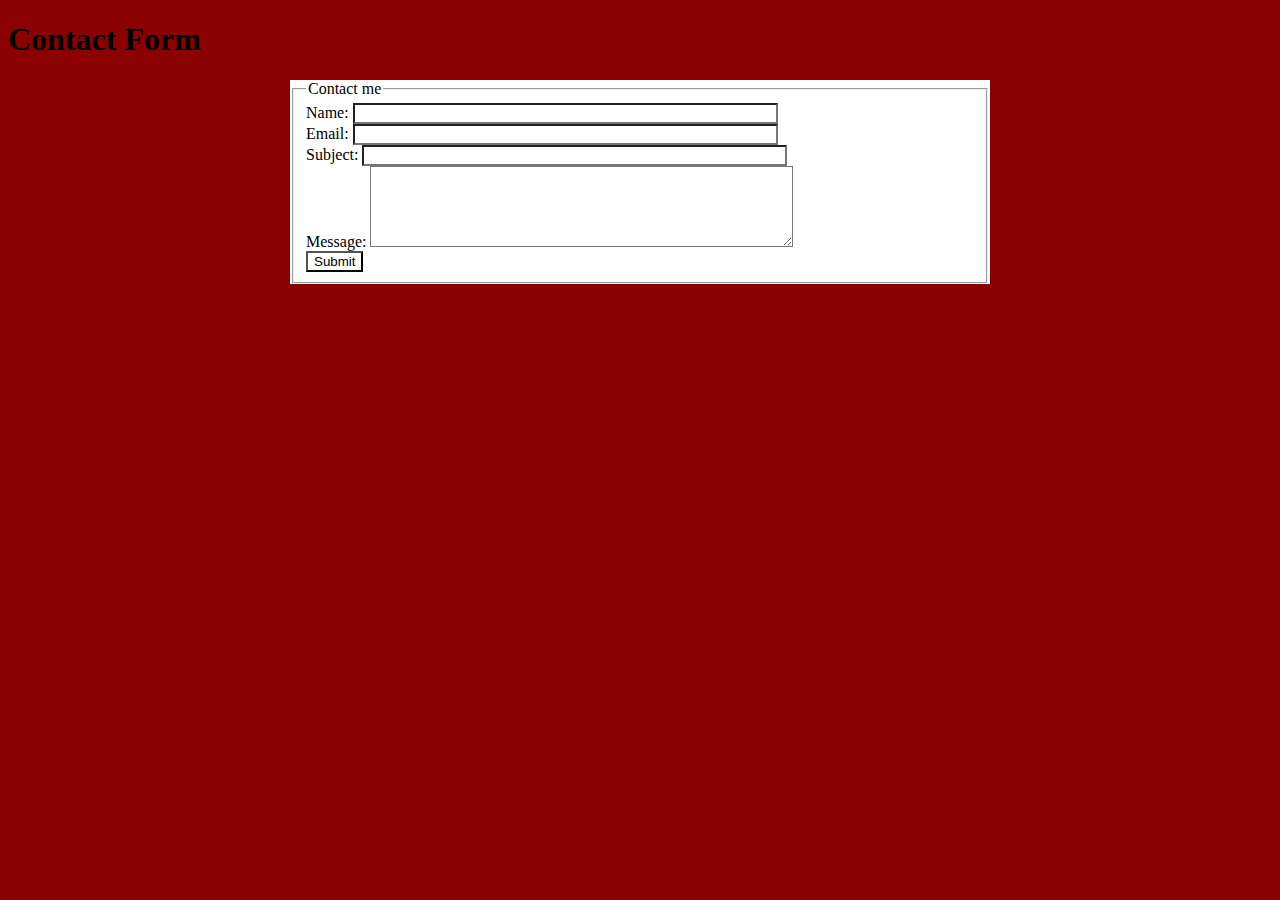
<file: w03/scss-demo.html>
<!doctype html>
<html>

<head>
    <meta charset="utf-8">
    <title>Scss Demo</title>
    <meta name="viewport" content="width=device-width, initial-scale=1">
    <link rel="stylesheet" type="text/css" href="styles.css">
</head>

<body>
    <h1>Contact Form</h1>
    <form method="post" action="#" id="contactform">
        <fieldset>
            <legend>Contact me</legend>
            <div>
                <label for="name">Name:</label>
                <input type="text" name="name" id="name" size="50">
            </div>
            <div>
                <label for="email">Email:</label>
                <input type="email" name="email" id="email" size="50">
            </div>
            <div>
                <label for="subject">Subject:</label>
                <input type="text" name="subject" id="subject" size="50">
            </div>
            <div>
                <label for="message"> Message:</label>
                <textarea name="message" id="message" cols="50" rows="5"></textarea>
            </div>
            <input type="submit" value="Submit">
        </fieldset>
    </form>
</body>

</html>
</file>
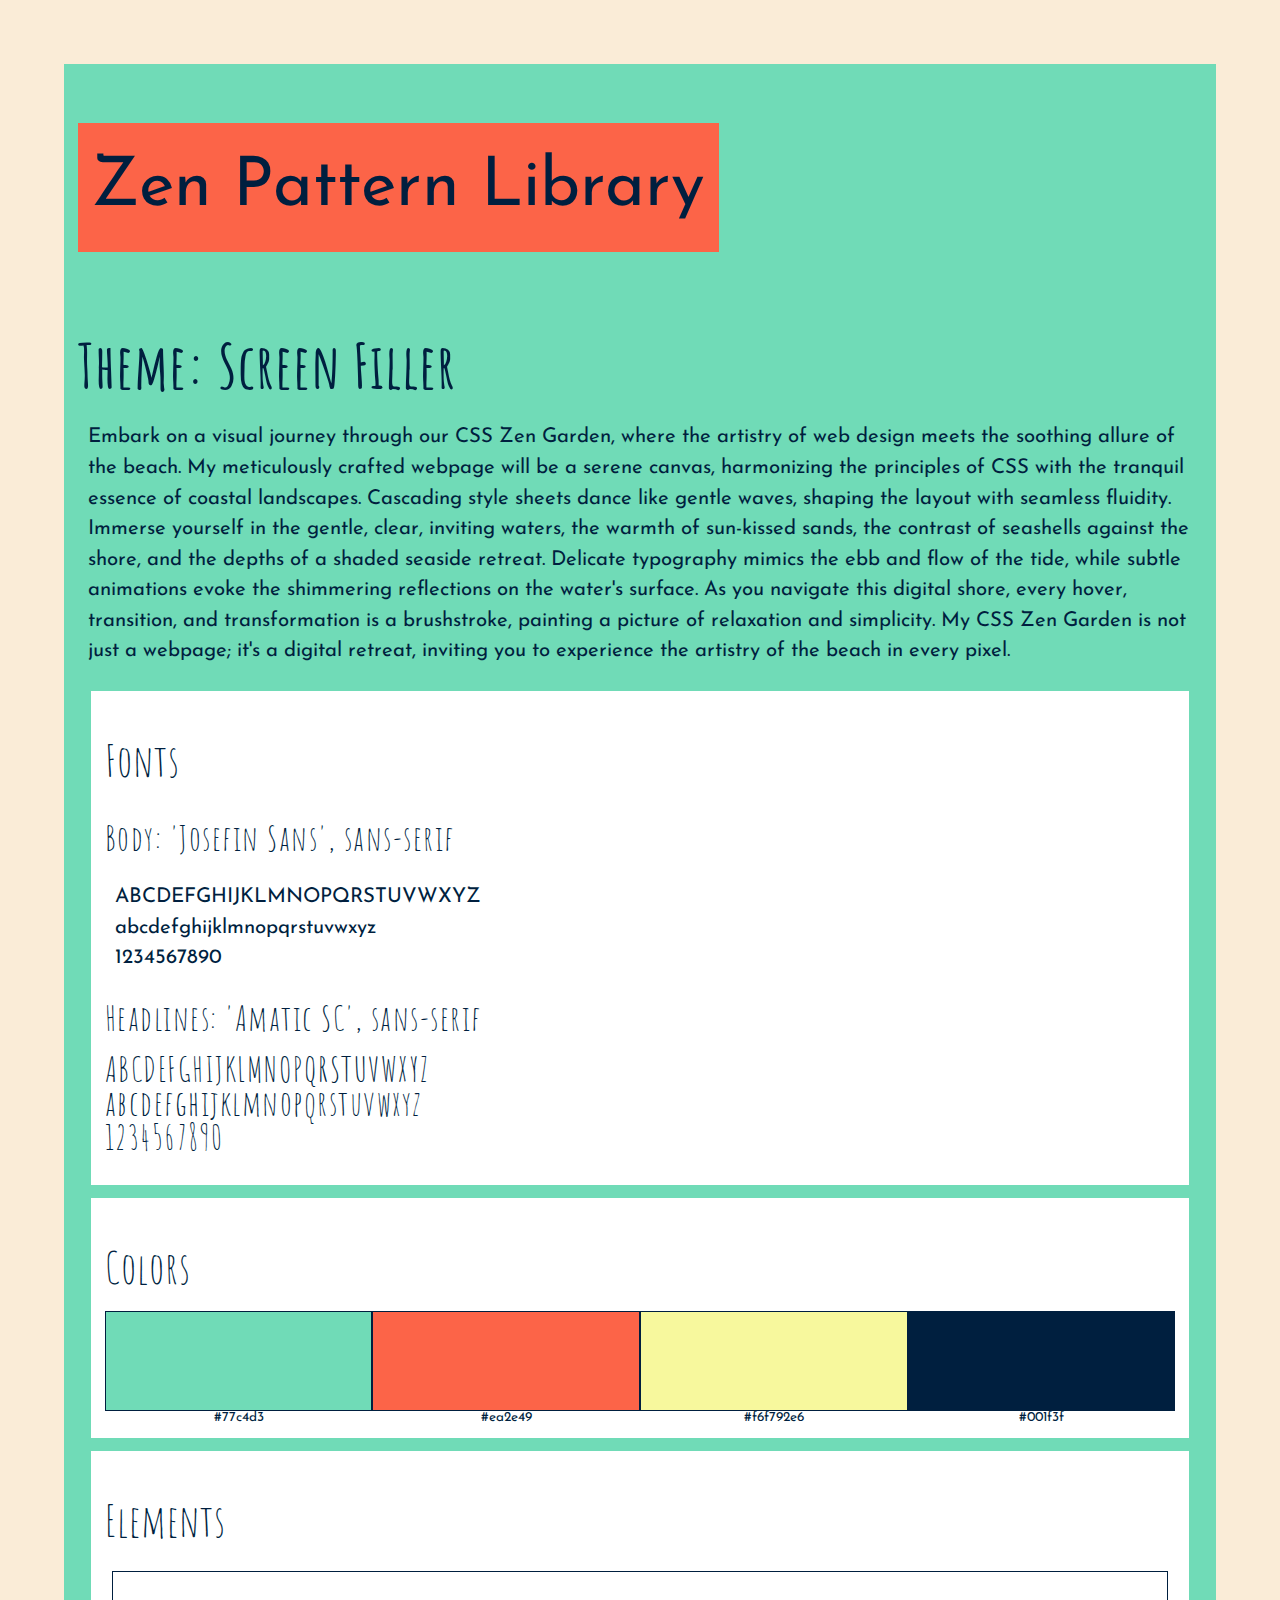
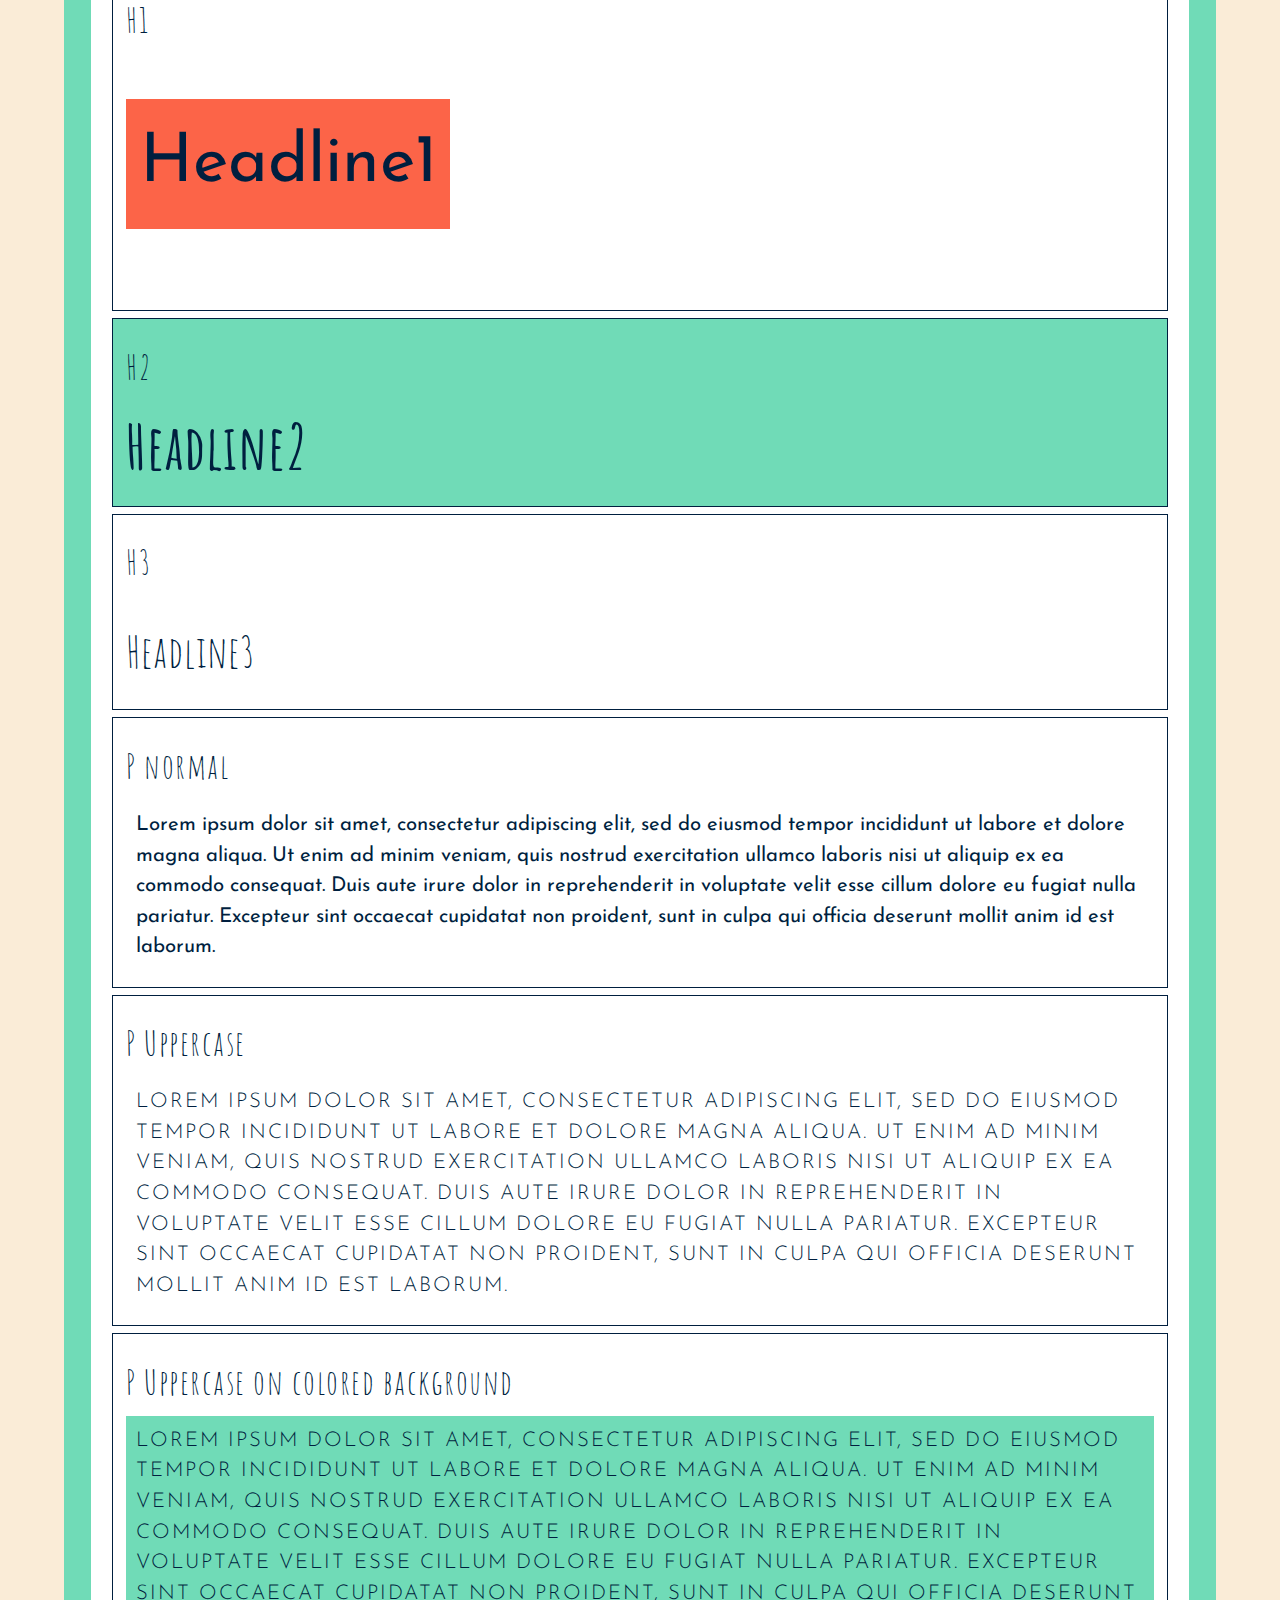
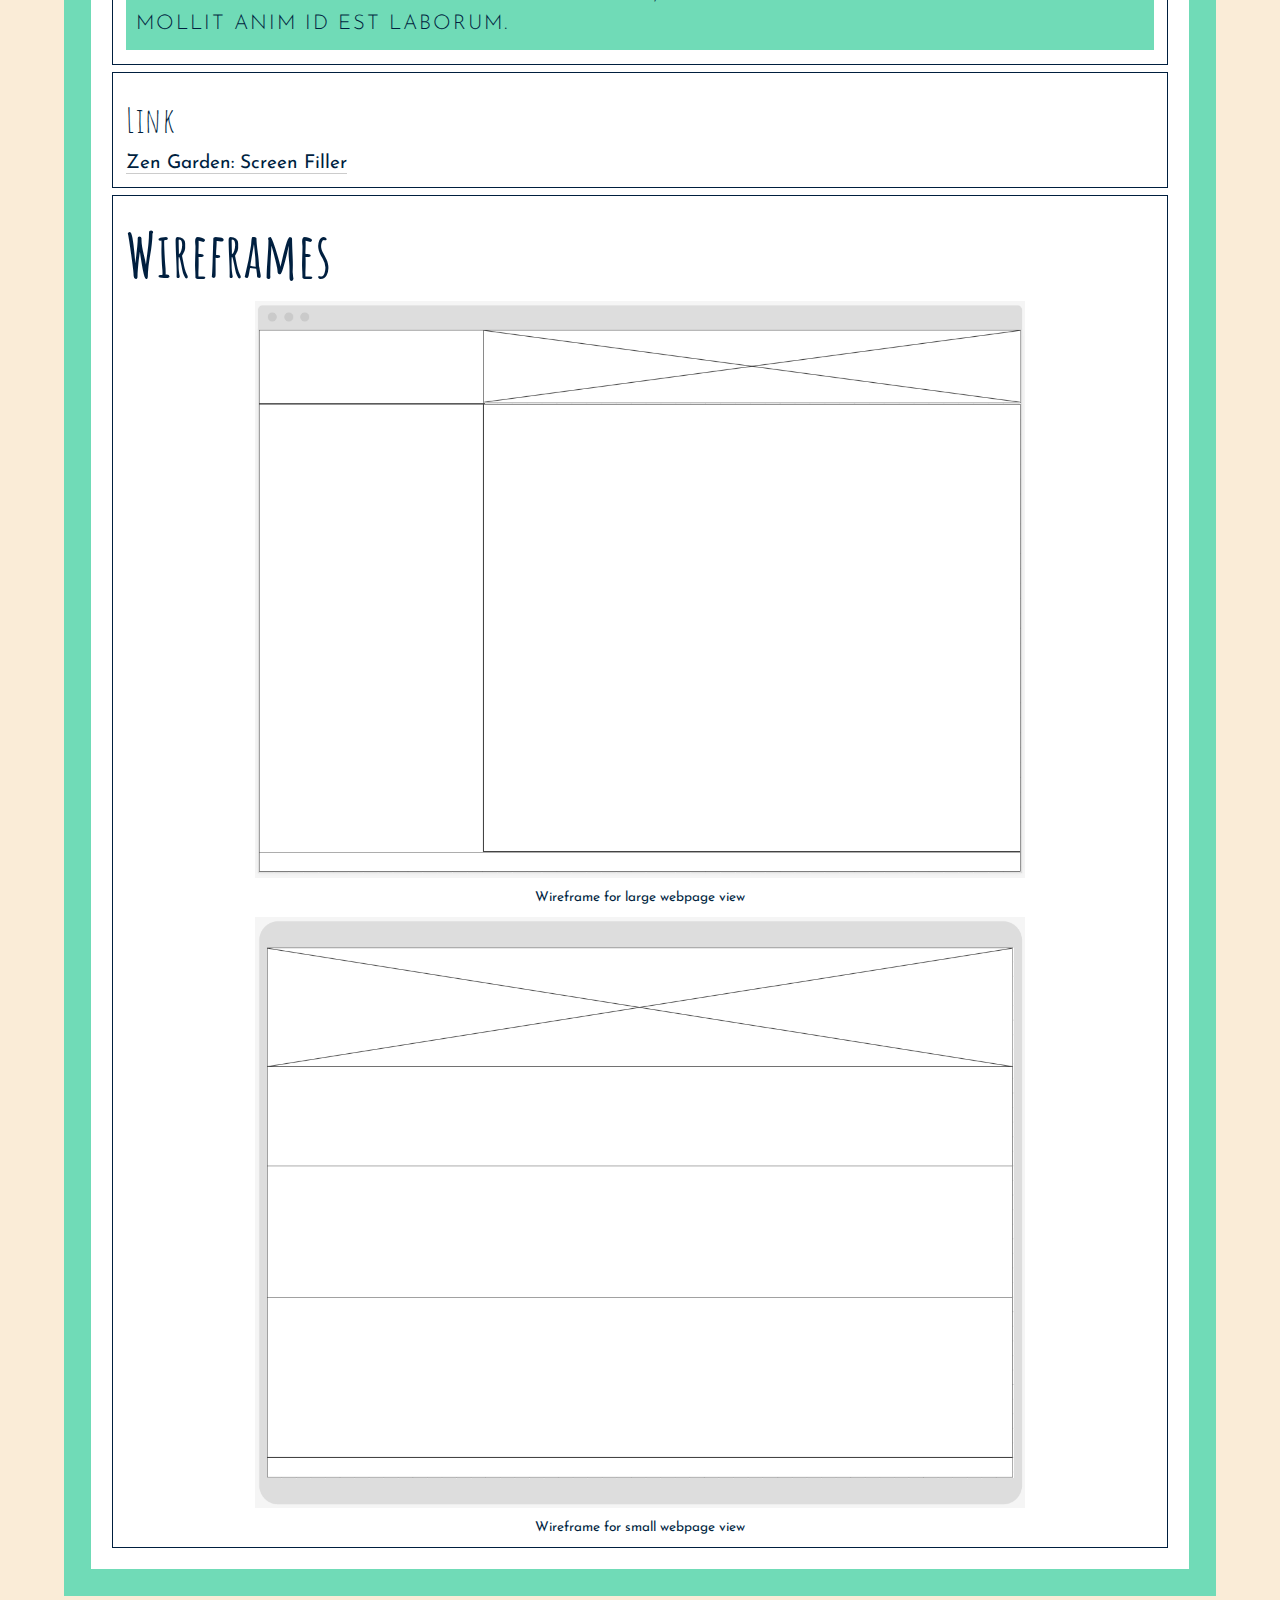
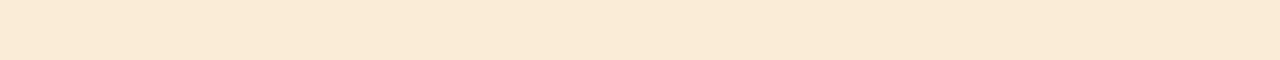
<file: zen-style/pattern.html>
<!DOCTYPE html>
<html lang="en">
  <head>
    <meta charset="UTF-8" />
    <meta name="viewport" content="width=device-width, initial-scale=1.0" />
    <title>Zen Pattern Library</title>
    <link rel="stylesheet" href="style-pattern.css" />
  </head>
  <body>
    <header>
      <h1>
        Zen Pattern Library
      </h1>
    </header>
    <main>
      <h2>Theme: Screen Filler</h2>
      <p>
        Embark on a visual journey through our CSS Zen Garden, where the artistry of web design meets the soothing allure of the beach. My meticulously crafted webpage will be a serene canvas, harmonizing the principles of CSS with the tranquil essence of coastal landscapes. Cascading style sheets dance like gentle waves, shaping the layout with seamless fluidity. Immerse yourself in the gentle, clear, inviting waters, the warmth of sun-kissed sands, the contrast of seashells against the shore, and the depths of a shaded seaside retreat. Delicate typography mimics the ebb and flow of the tide, while subtle animations evoke the shimmering reflections on the water's surface. As you navigate this digital shore, every hover, transition, and transformation is a brushstroke, painting a picture of relaxation and simplicity. My CSS Zen Garden is not just a webpage; it's a digital retreat, inviting you to experience the artistry of the beach in every pixel.   
      </p>
      <!--<p>
        --Description of theme here. This example is based off of the
        <a href="http://csszengarden.com/217/" rel="noreferrer" target="_blank"
          >Screen Filler version</a
        >
        of the Zen Garden project.
      </p>
      <p>
        Here is a
        <a href="../zen-style.zip">link to the source SCSS files</a> for the
        example.
      </p>
      <p>
        Note that this is given as one example. You may want to consider
        creating more SCSS modules than I have used. This will make working with
        a group on this project easier. You can also feel free to change
        anything about this as you implement your pattern library.
      </p>-->
      <section>
        <h3>Fonts</h3>
        <h4>Body: 'Josefin Sans', sans-serif</h4>
        <p>
          ABCDEFGHIJKLMNOPQRSTUVWXYZ<br />
          abcdefghijklmnopqrstuvwxyz<br />
          1234567890
        </p>
        <h4>Headlines: 'Amatic SC', sans-serif</h4>
        <h4>
          ABCDEFGHIJKLMNOPQRSTUVWXYZ<br />
          abcdefghijklmnopqrstuvwxyz<br />
          1234567890
        </h4>
      </section>

      <section class="colors">
        <h3>Colors</h3>
        <figure>
          <div class="swatch primary"></div>
          <figcaption>#77c4d3</figcaption>
        </figure>
        <figure>
          <div class="swatch accent1"></div>
          <figcaption>#ea2e49</figcaption>
        </figure>
        <figure>
          <div class="swatch accent2"></div>
          <figcaption>#f6f792e6</figcaption>
        </figure>
        <figure>
          <div class="swatch text-dark"></div>
          <figcaption>#001f3f</figcaption>
        </figure>
      </section>

      <section class="elements">
        <h3>Elements</h3>
        <div class="element">
          <h4>H1</h4>
          <h1>Headline1</h1>
        </div>
        <div class="element primary">
          <h4>H2</h4>
          <h2>Headline2</h2>
        </div>
        <div class="element">
          <h4>H3</h4>
          <h3>Headline3</h3>
        </div>
        <div class="element">
          <h4>P normal</h4>
          <p>
            Lorem ipsum dolor sit amet, consectetur adipiscing elit, sed do
            eiusmod tempor incididunt ut labore et dolore magna aliqua. Ut enim
            ad minim veniam, quis nostrud exercitation ullamco laboris nisi ut
            aliquip ex ea commodo consequat. Duis aute irure dolor in
            reprehenderit in voluptate velit esse cillum dolore eu fugiat nulla
            pariatur. Excepteur sint occaecat cupidatat non proident, sunt in
            culpa qui officia deserunt mollit anim id est laborum.
          </p>
        </div>
        <div class="element">
          <h4>P Uppercase</h4>
          <p class="uppercase">
            Lorem ipsum dolor sit amet, consectetur adipiscing elit, sed do
            eiusmod tempor incididunt ut labore et dolore magna aliqua. Ut enim
            ad minim veniam, quis nostrud exercitation ullamco laboris nisi ut
            aliquip ex ea commodo consequat. Duis aute irure dolor in
            reprehenderit in voluptate velit esse cillum dolore eu fugiat nulla
            pariatur. Excepteur sint occaecat cupidatat non proident, sunt in
            culpa qui officia deserunt mollit anim id est laborum.
          </p>
        </div>
        <div class="element">
          <h4>P Uppercase on colored background</h4>
          <p class="uppercase-light primary">
            Lorem ipsum dolor sit amet, consectetur adipiscing elit, sed do
            eiusmod tempor incididunt ut labore et dolore magna aliqua. Ut enim
            ad minim veniam, quis nostrud exercitation ullamco laboris nisi ut
            aliquip ex ea commodo consequat. Duis aute irure dolor in
            reprehenderit in voluptate velit esse cillum dolore eu fugiat nulla
            pariatur. Excepteur sint occaecat cupidatat non proident, sunt in
            culpa qui officia deserunt mollit anim id est laborum.
          </p>
        </div>
        <div class="element">
          <h4>Link</h4>
          <a
            href="http://csszengarden.com/217/"
            rel="noreferrer"
            target="_blank"
            >Zen Garden: Screen Filler</a
          >
        </div>
        <div class="element">
          <h2>Wireframes</h2>
          <img src="images/zen-garden-wireframe-large.png" alt="Wireframe for large webpage view" class="center">
        
        <br>
        <figcaption>Wireframe for large webpage view</figcaption>
        <br>
        <img src="images/zen-garden-wireframe-small.png" alt="Wireframe for small webpage view" class="center">
        <br>
        <figcaption>Wireframe for small webpage view</figcaption>
      </div>
      </section>
    </main>
  </body>
</html>
</file>
<file: w03/styles.css>
body {
  background-color: darkred;
}

#contactform {
  background-color: white;
}
#contactform input, #contactform textarea {
  background-color: white;
  flex: 2;
}
@media (min-width: 400px) {
  #contactform {
    width: 90%;
    max-width: 700px;
    margin-left: auto;
    margin-right: auto;
  }
}

/*@media (min-width: $break-medium) {
   & {
      width: 90%;
      max-width: 700px;
      margin-left: auto;
      margin-right: auto; 
    } 
}*//*# sourceMappingURL=styles.css.map */
</file>
<file: zen-style/style-pattern.css>
@import url("https://fonts.googleapis.com/css2?family=Amatic+SC&family=Josefin+Sans&display=swap");
h2,
h3,
h4 {
  font-family: "Amatic SC", sans-serif;
  margin: 0;
}

h1 {
  background: #fc6448;
  color: #001f3f;
  display: inline-block;
  font-weight: normal;
  font-size: 5em;
  margin-bottom: 1em;
  padding: 0.2em;
  line-height: 1.5em;
}

h2 {
  color: #001f3f;
  font-weight: 900; /* Heavy */
  font-size: 4.5em;
  letter-spacing: 1px;
  line-height: 1.5em;
}

h3 {
  font-size: 3.25em;
  font-weight: 200; /* Thin */
  letter-spacing: 1px;
  line-height: 1.5em;
  padding: 0.5em 0 0.25em 0;
}

h4 {
  font-size: 2.5em;
  font-weight: 200; /* Thin */
  letter-spacing: 1.5px;
  line-height: 1em;
  margin: 0.5em 0;
}

p {
  font-family: "Josefin Sans", sans-serif;
  font-size: 1.5em;
  line-height: 1.5em;
  font-size: 1.5em;
  padding: 0.5em;
  margin: 0;
}

a {
  border-bottom: 1px solid rgba(0, 0, 0, 0.2);
  color: #001f3f;
  font-size: 1.4em;
  text-decoration: none;
  transition: border-color 0.2s ease-in-out;
}

a:hover {
  border-color: #fc6448;
}

figcaption {
  text-align: center;
}

.center {
  display: block;
  margin-left: auto;
  margin-right: auto;
  width: 75%;
}

/*[role="banner"] {
  > h1 {
    // notice we have to reference the 'atoms' namespace to find our mixins.
    @include atoms.uppercase($text-light);
  }
}*/
/*.summary {
  @include atoms.uppercase($text-light);
  padding: 15% 0;
  p:last-child {
    @include atoms.divider;
  }
  a {
    color: $text-light; //in this case the link wants to be light instead of the default dark
  }
}*/
.preamble {
  background: rgba(255, 255, 255, 0.9);
  color: #001f3f;
  margin-left: -30%;
  padding: 5% 5% 5% 30%;
}

* {
  box-sizing: border-box;
}

html {
  background-color: #faecd7;
  padding: 5%;
}

body {
  font-family: "Josefin Sans", sans-serif;
  font-size: 85%;
  color: #001f3f;
  background-color: #70dbb7;
  margin: 0;
  padding: 1em;
}

section {
  background-color: white;
  padding: 1em;
  margin: 1em;
}

.colors {
  display: flex;
  flex-flow: row wrap;
}
.colors > h3 {
  width: 100%;
  flex: 1 0 100%;
}
.colors > figure {
  margin: 0;
  flex: 1 1 25%;
}

.swatch {
  width: 100%;
  height: 100px;
  border: 1px solid;
}

.primary {
  background-color: #70dbb7;
}

.accent1 {
  background-color: #fc6448;
}

.accent2 {
  background-color: rgba(246, 247, 146, 0.9019607843);
}

.text-dark {
  background-color: #001f3f;
}

.element {
  border: 1px solid;
  margin: 0.5em;
  padding: 1em;
}

.uppercase {
  font-weight: 300;
  letter-spacing: 2px;
  text-transform: uppercase;
  color: #001f3f;
}

.uppercase-light {
  font-weight: 300;
  letter-spacing: 2px;
  text-transform: uppercase;
  color: #001f3f;
}

/*# sourceMappingURL=style-pattern.css.map */
</file>
